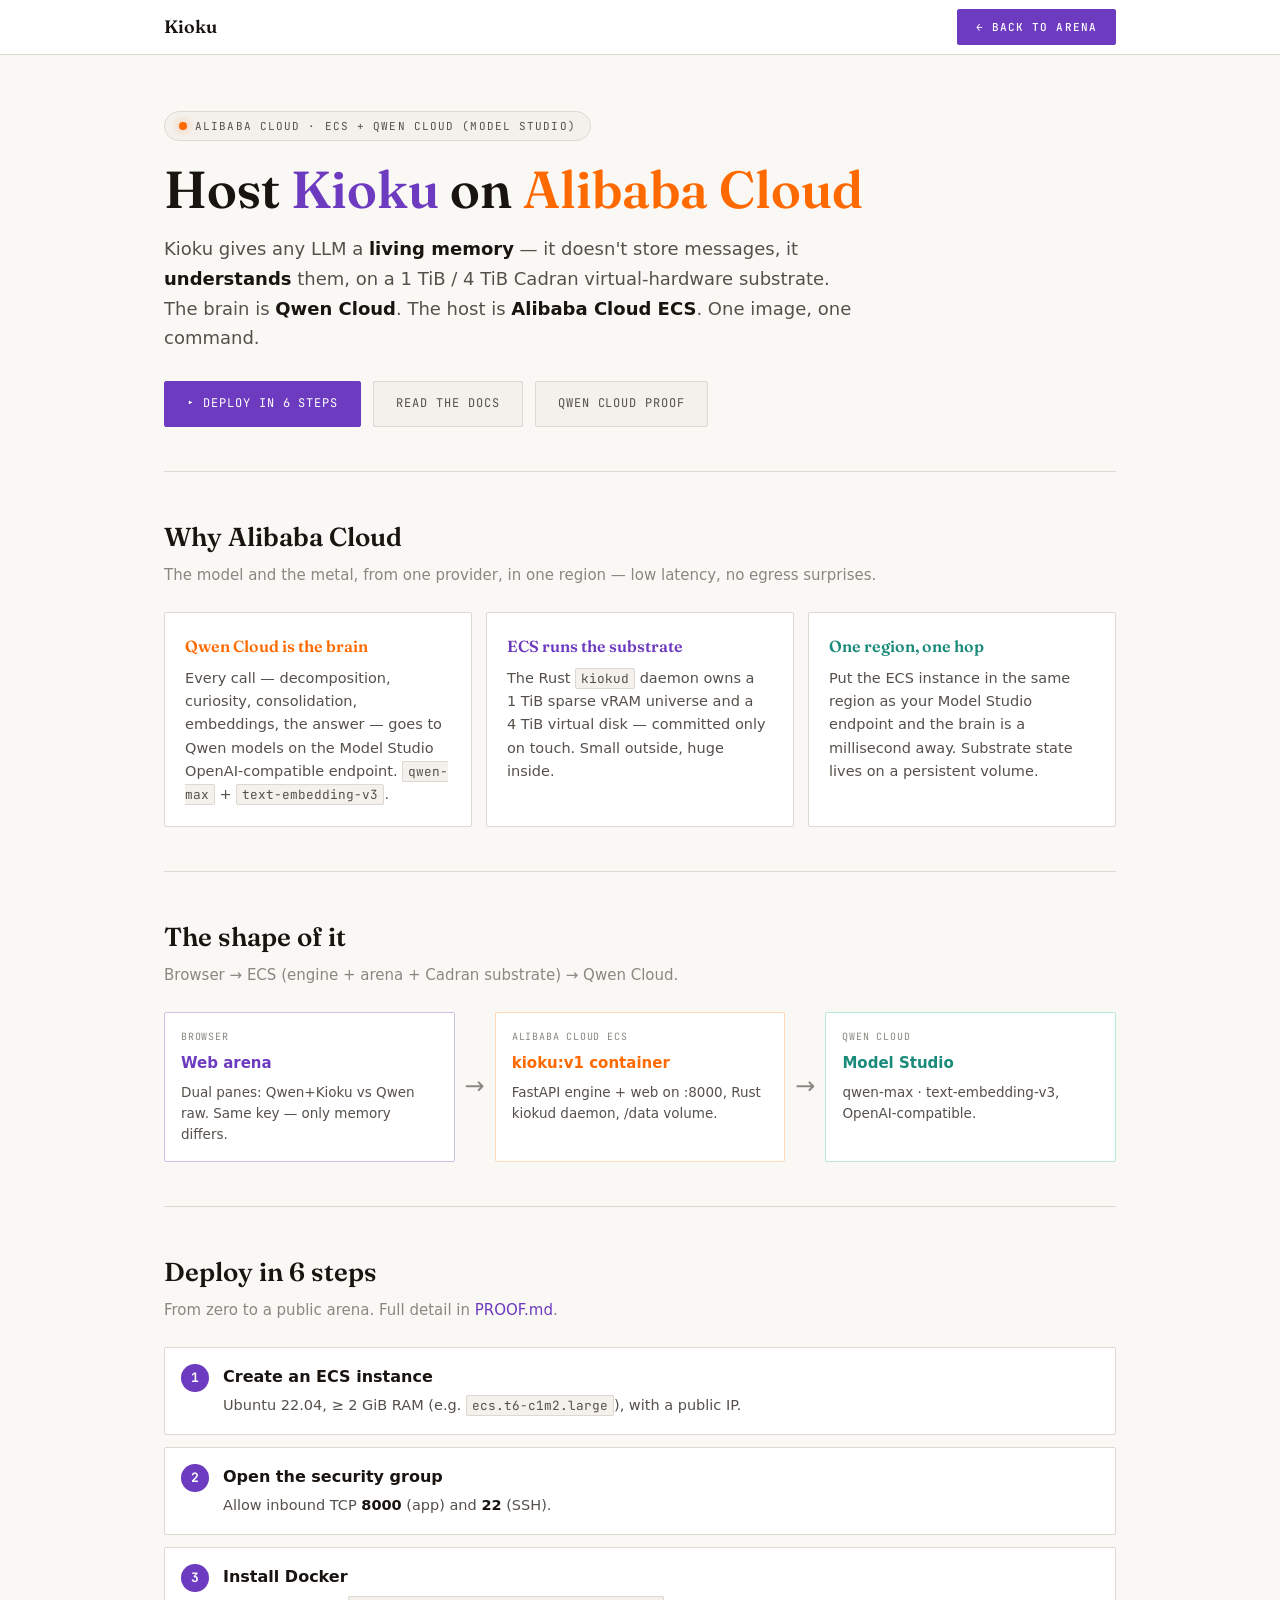
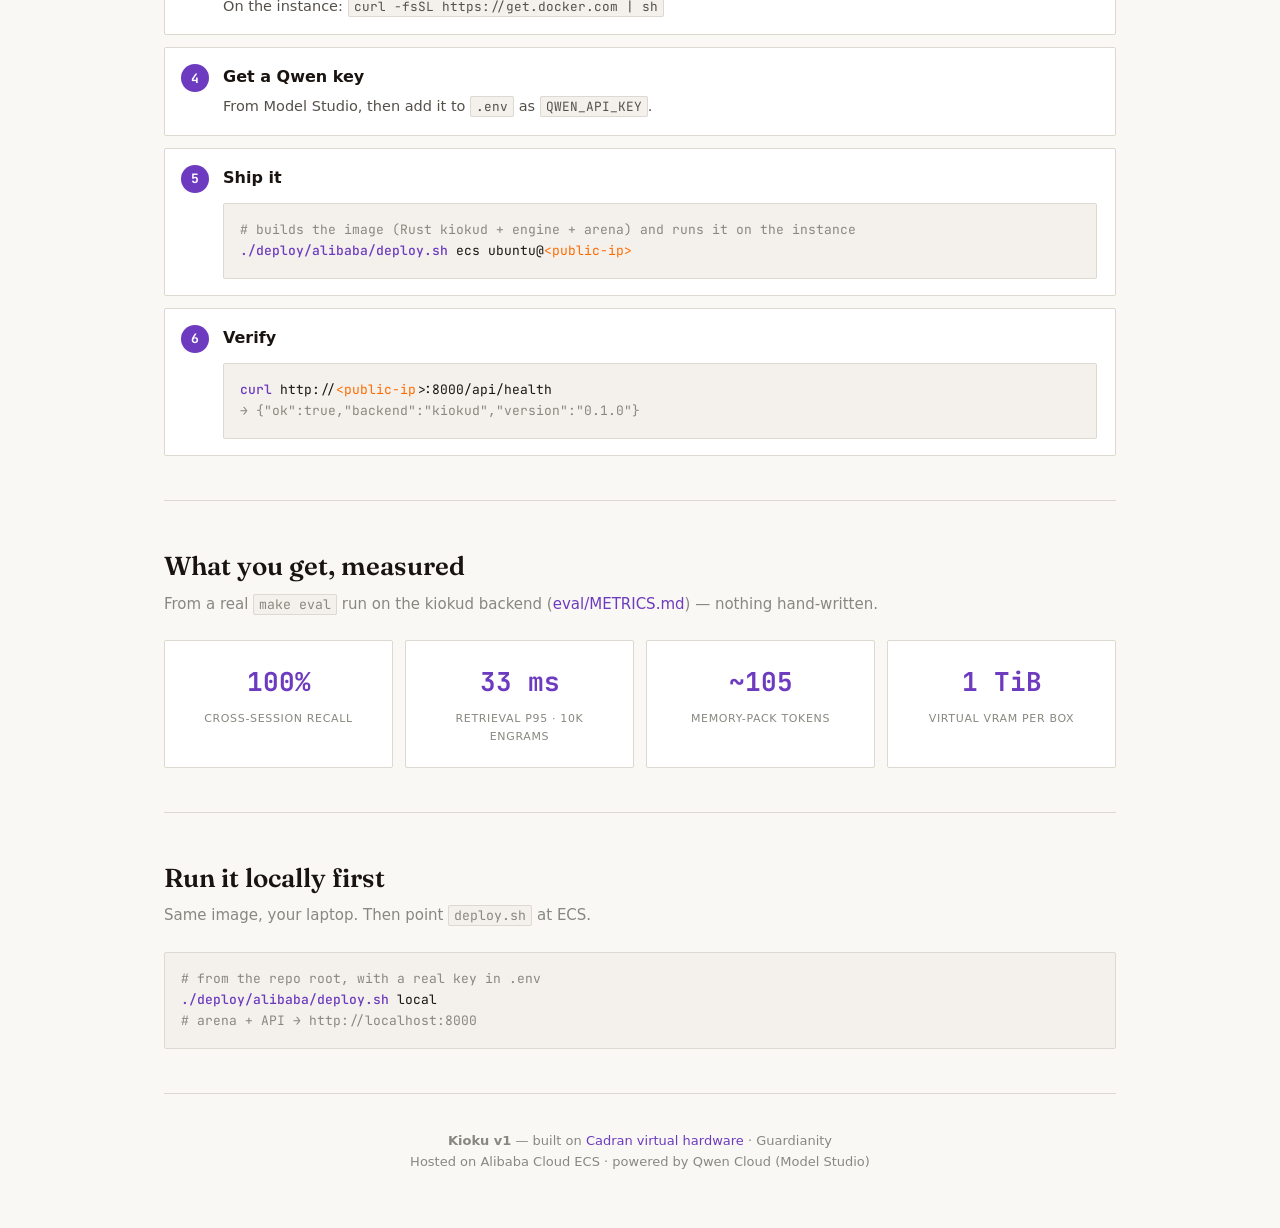
<file: deploy/alibaba/index.html>
<!doctype html>
<html lang="en">
<head>
<meta charset="utf-8" />
<meta name="viewport" content="width=device-width, initial-scale=1" />
<title>Host Kioku on Alibaba Cloud</title>
<meta name="description" content="Run Kioku — a living memory for any LLM — on Alibaba Cloud ECS, with Qwen Cloud (Model Studio) as the brain. One image, one command." />
<link rel="icon" type="image/svg+xml" href="favicon.svg" />
<link rel="preconnect" href="https://fonts.googleapis.com" />
<link rel="preconnect" href="https://fonts.gstatic.com" crossorigin />
<link href="https://fonts.googleapis.com/css2?family=Fraunces:opsz,wght@9..144,400;9..144,600&family=JetBrains+Mono:wght@400;500&display=swap" rel="stylesheet" />
<style>
  :root {
    --bg:      #faf8f5;
    --bg1:     #ffffff;
    --bg2:     #f4f1ec;
    --line:    #e2dcd4;
    --border:  #ddd8d0;
    --ink:     #1a1410;
    --dim:     #55504a;
    --faint:   #888880;
    --accent:  #6d3bbf;
    --accent2: #572fa0;
    --violet:  #8b5fe0;
    --teal:    #1a8a7a;
    --green:   #2e7d4f;
    --ali:     #ff6a00;
    --red:     #b83030;
    --mono:    'JetBrains Mono', ui-monospace, "SF Mono", Menlo, Consolas, monospace;
    --sans:    ui-sans-serif, system-ui, -apple-system, "Segoe UI", Roboto, sans-serif;
    --serif:   'Fraunces', Georgia, serif;
    --radius:  2px;
  }
  * { box-sizing: border-box; }
  body {
    margin: 0; background: var(--bg); color: var(--ink);
    font-family: var(--sans); font-size: 16px; line-height: 1.65;
    -webkit-font-smoothing: antialiased;
  }
  a { color: var(--accent); text-decoration: none; }
  a:hover { color: var(--accent2); text-decoration: underline; }
  code {
    font-family: var(--mono); font-size: 0.88em;
    background: var(--bg2); border: 1px solid var(--border);
    border-radius: 2px; padding: 1px 5px;
  }
  .wrap { max-width: 1000px; margin: 0 auto; padding: 0 24px; }

  /* ---- nav ---- */
  nav {
    border-bottom: 1px solid var(--border); background: var(--bg1);
    position: sticky; top: 0; z-index: 20;
  }
  .nav-inner {
    max-width: 1000px; margin: 0 auto; padding: 0 24px;
    display: flex; align-items: center; gap: 16px; height: 54px;
  }
  .nav-brand {
    font-family: var(--serif); font-size: 18px; font-weight: 600; color: var(--ink);
    display: flex; align-items: center; gap: 8px; text-decoration: none;
  }
  .nav-brand .kanji { color: var(--accent); font-size: 22px; }
  .nav-back {
    margin-left: auto; display: inline-flex; align-items: center; gap: 6px;
    font-family: var(--mono); font-size: 11px; text-transform: uppercase; letter-spacing: 0.1em;
    color: #fff; border: 1px solid var(--accent); border-radius: var(--radius);
    padding: 8px 18px; background: var(--accent); text-decoration: none;
    transition: background .15s, border-color .15s;
    font-weight: 500;
  }
  .nav-back:hover { background: var(--accent2); border-color: var(--accent2); text-decoration: none; }

  /* ---- header ---- */
  header { padding: 56px 0 36px; border-bottom: 1px solid var(--border); }
  .eyebrow {
    display: inline-flex; align-items: center; gap: 8px;
    font-family: var(--mono); font-size: 11px; text-transform: uppercase; letter-spacing: 0.1em;
    color: var(--dim); background: var(--bg2); border: 1px solid var(--border);
    border-radius: 999px; padding: 5px 14px; margin-bottom: 20px;
  }
  .eyebrow .blip {
    width: 8px; height: 8px; border-radius: 50%; background: var(--ali);
    box-shadow: 0 0 8px #ff6a0080;
  }
  h1 {
    font-family: var(--serif); font-size: clamp(32px, 5vw, 52px);
    line-height: 1.1; margin: 0 0 16px; font-weight: 600;
  }
  h1 .ali-name { color: var(--accent); }
  h1 .ali { color: var(--ali); }
  .lede { font-size: 18px; color: var(--dim); max-width: 700px; margin: 0 0 28px; }
  .lede b { color: var(--ink); }
  .cta { display: flex; gap: 12px; flex-wrap: wrap; margin-bottom: 8px; }
  .btn {
    min-height: 46px; padding: 0 22px; border-radius: var(--radius);
    border: 1px solid var(--border); background: var(--bg2);
    color: var(--dim); font-family: var(--mono); font-size: 12px;
    letter-spacing: 0.08em; text-transform: uppercase;
    display: inline-flex; align-items: center; gap: 8px; text-decoration: none;
    transition: border-color .15s, color .15s;
  }
  .btn:hover { border-color: var(--accent); color: var(--accent); text-decoration: none; }
  .btn.primary {
    background: var(--accent); border-color: var(--accent); color: #fff;
  }
  .btn.primary:hover { background: var(--accent2); border-color: var(--accent2); color: #fff; }

  /* ---- sections ---- */
  section { padding: 44px 0; border-bottom: 1px solid var(--border); }
  h2 {
    font-family: var(--serif); font-size: 26px; margin: 0 0 4px;
    font-weight: 600; color: var(--ink);
  }
  .sub { color: var(--faint); margin: 0 0 24px; font-size: 15px; }

  /* ---- feature grid ---- */
  .grid { display: grid; grid-template-columns: repeat(3, 1fr); gap: 14px; }
  .card {
    background: var(--bg1); border: 1px solid var(--border);
    border-radius: var(--radius); padding: 20px;
  }
  .card h3 { margin: 0 0 8px; font-size: 16px; font-family: var(--serif); font-weight: 600; }
  .card.ali h3 { color: var(--ali); }
  .card.purple h3 { color: var(--accent); }
  .card.teal h3 { color: var(--teal); }
  .card p { margin: 0; color: var(--dim); font-size: 14.5px; line-height: 1.6; }

  /* ---- architecture flow ---- */
  .flow { display: flex; align-items: stretch; gap: 10px; flex-wrap: wrap; }
  .node {
    flex: 1; min-width: 160px;
    background: var(--bg1); border: 1px solid var(--border);
    border-radius: var(--radius); padding: 16px;
  }
  .node .k {
    font-family: var(--mono); font-size: 10px; color: var(--faint);
    text-transform: uppercase; letter-spacing: 0.08em; margin-bottom: 6px;
  }
  .node .v { font-weight: 600; font-size: 15px; margin-bottom: 6px; }
  .node .d { color: var(--dim); font-size: 13.5px; line-height: 1.55; }
  .node.brain { border-color: #b8e8d8; }
  .node.brain .v { color: var(--teal); }
  .node.host { border-color: #ffd8b8; }
  .node.host .v { color: var(--ali); }
  .node.browser { border-color: #ccc0e8; }
  .node.browser .v { color: var(--accent); }
  .arrow { align-self: center; color: var(--faint); font-size: 24px; }

  /* ---- deploy steps ---- */
  ol.steps { counter-reset: s; list-style: none; padding: 0; margin: 0; display: flex; flex-direction: column; gap: 12px; }
  ol.steps li {
    counter-increment: s;
    background: var(--bg1); border: 1px solid var(--border);
    border-radius: var(--radius); padding: 16px 18px 16px 58px; position: relative;
  }
  ol.steps li::before {
    content: counter(s);
    position: absolute; left: 16px; top: 16px;
    width: 28px; height: 28px; border-radius: 50%;
    background: var(--accent); color: #fff;
    font-family: var(--mono); font-weight: 700; font-size: 13px;
    display: grid; place-items: center;
  }
  ol.steps li b { color: var(--ink); }
  ol.steps li p { margin: 4px 0 0; color: var(--dim); font-size: 14.5px; }

  /* ---- code blocks ---- */
  pre {
    background: var(--bg2); border: 1px solid var(--border);
    border-radius: var(--radius); padding: 16px; overflow: auto;
    font-family: var(--mono); font-size: 13px; color: var(--ink);
    margin: 12px 0 0; line-height: 1.6;
  }
  pre .c { color: var(--faint); }
  pre .o { color: var(--accent); font-weight: 500; }
  pre .a { color: var(--ali); }

  /* ---- metrics ---- */
  .metrics { display: grid; grid-template-columns: repeat(4, 1fr); gap: 12px; }
  .metric {
    background: var(--bg1); border: 1px solid var(--border);
    border-radius: var(--radius); padding: 20px; text-align: center;
  }
  .metric .n {
    font-family: var(--mono); font-size: 26px; font-weight: 700; color: var(--accent);
  }
  .metric .l {
    font-size: 11px; color: var(--faint); text-transform: uppercase;
    letter-spacing: 0.06em; margin-top: 6px;
  }

  /* ---- footer ---- */
  footer { padding: 36px 0 56px; color: var(--faint); font-size: 13px; text-align: center; }
  footer .gold { color: var(--accent); }

  @media(max-width: 760px) {
    .grid, .metrics { grid-template-columns: 1fr 1fr; }
    .arrow { transform: rotate(90deg); }
  }
  @media(max-width: 480px) {
    .grid, .metrics { grid-template-columns: 1fr; }
    h1 { font-size: 28px; }
    .lede { font-size: 16px; }
  }
</style>
</head>
<body>

<nav>
  <div class="nav-inner">
    <a class="nav-brand" href="/">
      <span>Kioku</span>
    </a>
    <a class="nav-back" href="/">← Back to arena</a>
  </div>
</nav>

<div class="wrap">
  <header>
    <span class="eyebrow"><span class="blip"></span> Alibaba Cloud · ECS + Qwen Cloud (Model Studio)</span>
    <h1>Host <span class="ali-name">Kioku</span> on <span class="ali">Alibaba&nbsp;Cloud</span></h1>
    <p class="lede">Kioku gives any LLM a <b>living memory</b> — it doesn't store messages, it
      <b>understands</b> them, on a 1&nbsp;TiB&nbsp;/&nbsp;4&nbsp;TiB Cadran virtual-hardware substrate.
      The brain is <b>Qwen Cloud</b>. The host is <b>Alibaba Cloud ECS</b>. One image, one command.</p>
    <div class="cta">
      <a class="btn primary" href="#deploy">▸ Deploy in 6 steps</a>
      <a class="btn" href="../../README.md">Read the docs</a>
      <a class="btn" href="PROOF.md">Qwen Cloud proof</a>
    </div>
  </header>

  <section>
    <h2>Why Alibaba Cloud</h2>
    <p class="sub">The model and the metal, from one provider, in one region — low latency, no egress surprises.</p>
    <div class="grid">
      <div class="card ali">
        <h3>Qwen Cloud is the brain</h3>
        <p>Every call — decomposition, curiosity, consolidation, embeddings, the answer — goes to Qwen models on the Model Studio OpenAI-compatible endpoint. <code>qwen-max</code> + <code>text-embedding-v3</code>.</p>
      </div>
      <div class="card purple">
        <h3>ECS runs the substrate</h3>
        <p>The Rust <code>kiokud</code> daemon owns a 1&nbsp;TiB sparse vRAM universe and a 4&nbsp;TiB virtual disk — committed only on touch. Small outside, huge inside.</p>
      </div>
      <div class="card teal">
        <h3>One region, one hop</h3>
        <p>Put the ECS instance in the same region as your Model Studio endpoint and the brain is a millisecond away. Substrate state lives on a persistent volume.</p>
      </div>
    </div>
  </section>

  <section>
    <h2>The shape of it</h2>
    <p class="sub">Browser → ECS (engine + arena + Cadran substrate) → Qwen Cloud.</p>
    <div class="flow">
      <div class="node browser">
        <div class="k">Browser</div>
        <div class="v">Web arena</div>
        <div class="d">Dual panes: Qwen+Kioku vs Qwen raw. Same key — only memory differs.</div>
      </div>
      <div class="arrow">→</div>
      <div class="node host">
        <div class="k">Alibaba Cloud ECS</div>
        <div class="v">kioku:v1 container</div>
        <div class="d">FastAPI engine + web on :8000, Rust kiokud daemon, /data volume.</div>
      </div>
      <div class="arrow">→</div>
      <div class="node brain">
        <div class="k">Qwen Cloud</div>
        <div class="v">Model Studio</div>
        <div class="d">qwen-max · text-embedding-v3, OpenAI-compatible.</div>
      </div>
    </div>
  </section>

  <section id="deploy">
    <h2>Deploy in 6 steps</h2>
    <p class="sub">From zero to a public arena. Full detail in <a href="PROOF.md">PROOF.md</a>.</p>
    <ol class="steps">
      <li>
        <b>Create an ECS instance</b>
        <p>Ubuntu 22.04, ≥ 2&nbsp;GiB RAM (e.g. <code>ecs.t6-c1m2.large</code>), with a public IP.</p>
      </li>
      <li>
        <b>Open the security group</b>
        <p>Allow inbound TCP <b>8000</b> (app) and <b>22</b> (SSH).</p>
      </li>
      <li>
        <b>Install Docker</b>
        <p>On the instance: <code>curl -fsSL https://get.docker.com | sh</code></p>
      </li>
      <li>
        <b>Get a Qwen key</b>
        <p>From Model Studio, then add it to <code>.env</code> as <code>QWEN_API_KEY</code>.</p>
      </li>
      <li>
        <b>Ship it</b>
        <pre><span class="c"># builds the image (Rust kiokud + engine + arena) and runs it on the instance</span>
<span class="o">./deploy/alibaba/deploy.sh</span> ecs ubuntu@<span class="a">&lt;public-ip&gt;</span></pre>
      </li>
      <li>
        <b>Verify</b>
        <pre><span class="o">curl</span> http://<span class="a">&lt;public-ip&gt;</span>:8000/api/health
<span class="c">→ {"ok":true,"backend":"kiokud","version":"0.1.0"}</span></pre>
      </li>
    </ol>
  </section>

  <section>
    <h2>What you get, measured</h2>
    <p class="sub">From a real <code>make eval</code> run on the kiokud backend (<a href="../../eval/METRICS.md">eval/METRICS.md</a>) — nothing hand-written.</p>
    <div class="metrics">
      <div class="metric"><div class="n">100%</div><div class="l">cross-session recall</div></div>
      <div class="metric"><div class="n">33 ms</div><div class="l">retrieval p95 · 10k engrams</div></div>
      <div class="metric"><div class="n">~105</div><div class="l">memory-pack tokens</div></div>
      <div class="metric"><div class="n">1 TiB</div><div class="l">virtual vRAM per box</div></div>
    </div>
  </section>

  <section>
    <h2>Run it locally first</h2>
    <p class="sub">Same image, your laptop. Then point <code>deploy.sh</code> at ECS.</p>
    <pre><span class="c"># from the repo root, with a real key in .env</span>
<span class="o">./deploy/alibaba/deploy.sh</span> local
<span class="c"># arena + API → http://localhost:8000</span></pre>
  </section>

  <footer>
    <strong>Kioku v1</strong> — built on <span class="gold">Cadran virtual hardware</span> · Guardianity<br />
    Hosted on Alibaba Cloud ECS · powered by Qwen Cloud (Model Studio)
  </footer>
</div>
</body>
</html>
</file>
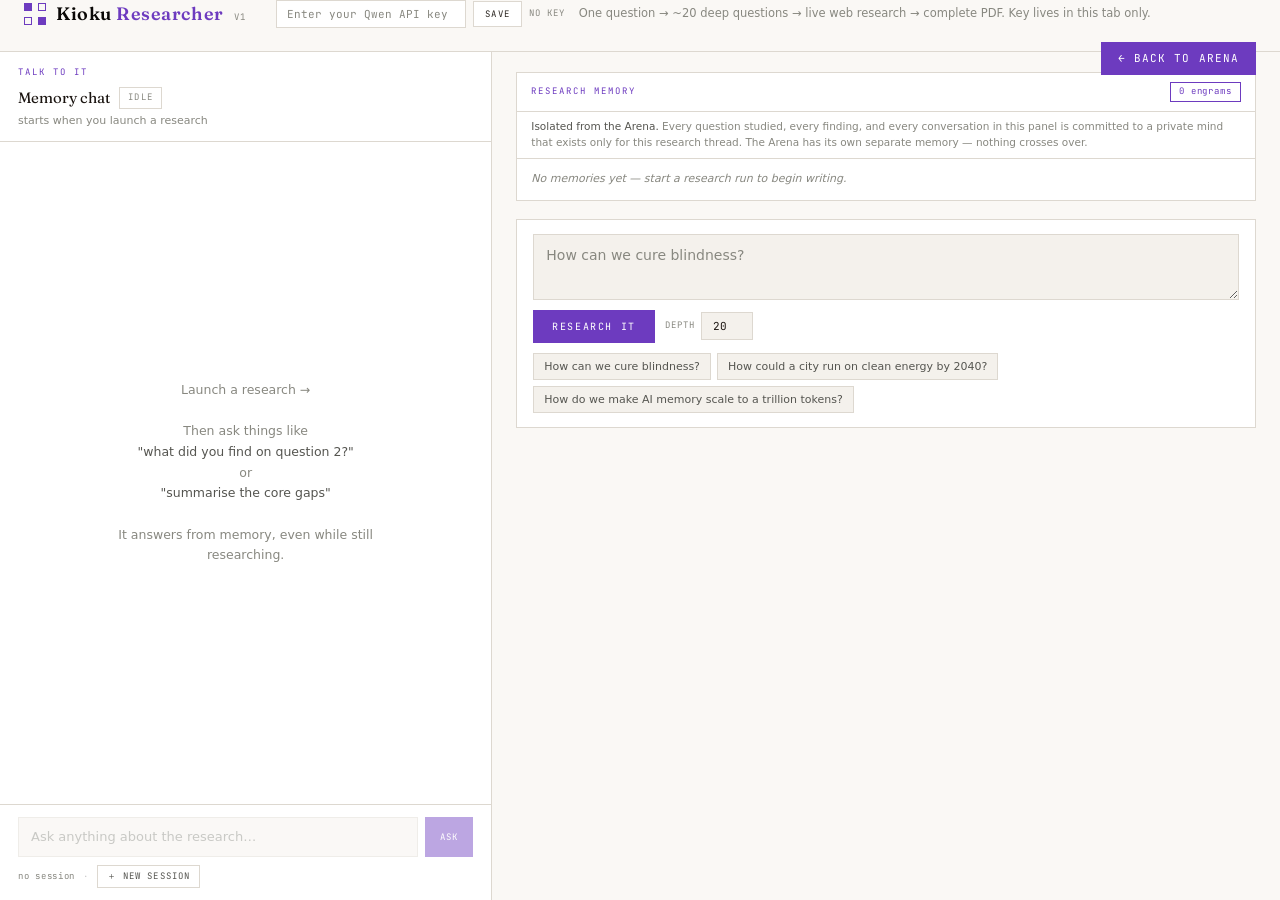
<file: web/research.html>
<!doctype html>
<html lang="en">
<head>
  <meta charset="utf-8" />
  <meta name="viewport" content="width=device-width, initial-scale=1, viewport-fit=cover" />
  <title>Kioku Researcher</title>
  <meta name="description" content="One question → ~20 deep questions → live web research → one complete report. It remembers every step, across sessions." />
  <link rel="icon" type="image/svg+xml" href="favicon.svg" />
  <link rel="preconnect" href="https://fonts.googleapis.com" />
  <link rel="preconnect" href="https://fonts.gstatic.com" crossorigin />
  <link href="https://fonts.googleapis.com/css2?family=Fraunces:ital,opsz,wght@0,9..144,300;0,9..144,400;0,9..144,600;1,9..144,300&family=JetBrains+Mono:wght@400;500&display=swap" rel="stylesheet" />
  <style>
    /* ── nexus-b2b tokens — light by default ─────────────────────── */
    :root {
      --bg:      #faf8f5;
      --raised:  #ffffff;
      --panel:   #f4f1ec;
      --line:    #ebebeb;
      --border:  #ddd8d0;
      --strong:  #cccccc;
      --subtle:  #888880;
      --muted:   #555550;
      --fg:      #2a2520;
      --bright:  #1a1410;
      --white:   #0a0806;
      --accent:  #6d3bbf;
      --accent2: #572fa0;
      --green:   #2e7d4f;
      --red:     #b83030;
      --violet:  #6d4bbf;
      --serif:   'Fraunces', Georgia, serif;
      --mono:    'JetBrains Mono', 'Courier New', monospace;
      --sans:    ui-sans-serif, system-ui, -apple-system, 'Segoe UI', sans-serif;
    }
    *, *::before, *::after { box-sizing: border-box; margin: 0; padding: 0; }
    html, body { height: 100%; }
    body {
      background: var(--bg);
      color: var(--fg);
      font-family: var(--sans);
      font-size: 14px;
      line-height: 1.55;
      -webkit-font-smoothing: antialiased;
    }
    a { color: var(--accent); text-decoration: none; }
    a:hover { color: var(--bright); }
    button { font-family: inherit; cursor: pointer; border: none; background: none; }

    /* ── topbar ───────────────────────────────────────────────────── */
    .top {
      display: flex;
      align-items: center;
      gap: 14px;
      flex-wrap: wrap;
      padding: 0 24px;
      height: 52px;
      border-bottom: 1px solid var(--border);
      position: sticky; top: 0; z-index: 30;
      background: var(--bg);
    }
    .logo {
      display: flex; align-items: center; gap: 10px; flex-shrink: 0;
    }
    .logo-mark {
      width: 22px; height: 22px; position: relative; flex-shrink: 0;
    }
    .logo-mark span {
      position: absolute; width: 8px; height: 8px;
    }
    .logo-mark span:nth-child(1) { background: var(--accent); top: 0; left: 0; }
    .logo-mark span:nth-child(2) { border: 1px solid var(--accent); top: 0; right: 0; }
    .logo-mark span:nth-child(3) { border: 1px solid var(--accent); bottom: 0; left: 0; }
    .logo-mark span:nth-child(4) { background: var(--accent); bottom: 0; right: 0; }
    .logo-text {
      font-family: var(--serif); font-size: 18px; font-weight: 600;
      color: var(--white); letter-spacing: 0.03em;
    }
    .logo-text em { color: var(--accent); font-style: normal; }
    .logo-ver {
      font-family: var(--mono); font-size: 9px; letter-spacing: 0.14em;
      color: var(--subtle); text-transform: uppercase; align-self: flex-end; margin-bottom: 3px;
    }

    .top-key {
      display: flex; align-items: center; gap: 7px; margin-left: 16px;
    }
    .top-key input {
      background: var(--raised); color: var(--bright);
      border: 1px solid var(--border);
      font-family: var(--mono); font-size: 11px;
      padding: 6px 10px; width: 190px;
      outline: none;
    }
    .top-key input:focus { border-color: var(--accent); }
    .top-key input::placeholder { color: var(--subtle); }
    .btn-xs {
      font-family: var(--mono); font-size: 9px; letter-spacing: 0.14em;
      text-transform: uppercase; padding: 6px 11px;
      background: var(--raised); border: 1px solid var(--border);
      color: var(--fg);
    }
    .btn-xs:hover { border-color: var(--accent); color: var(--bright); }
    .keystate {
      font-family: var(--mono); font-size: 9px; letter-spacing: 0.1em;
      text-transform: uppercase; color: var(--subtle); white-space: nowrap;
    }
    .keystate.set { color: var(--green); }

    .top-desc {
      font-size: 11.5px; color: var(--subtle);
      display: none;
    }
    @media (min-width: 1100px) { .top-desc { display: block; } }

    .top-nav {
      margin-left: auto; flex-shrink: 0;
      display: inline-flex; align-items: center; gap: 6px;
      font-family: var(--mono); font-size: 11px; letter-spacing: 0.1em;
      text-transform: uppercase; color: #fff;
      background: var(--accent); border: 1px solid var(--accent);
      padding: 7px 16px; text-decoration: none;
      transition: background .15s;
    }
    .top-nav:hover { background: var(--accent2); border-color: var(--accent2); color: #fff; }

    /* ── main split ───────────────────────────────────────────────── */
    .split {
      display: grid;
      grid-template-columns: 1fr 1.6fr;
      height: calc(100vh - 52px);
    }
    @media (max-width: 900px) {
      .split { grid-template-columns: 1fr; height: auto; }
    }

    /* ── LEFT: chat ───────────────────────────────────────────────── */
    .col-chat {
      display: flex; flex-direction: column;
      border-right: 1px solid var(--border);
      background: var(--raised);
      overflow: hidden;
    }
    .chat-header {
      padding: 14px 18px 12px;
      border-bottom: 1px solid var(--border);
      flex-shrink: 0;
    }
    .section-label {
      font-family: var(--mono); font-size: 9px; letter-spacing: 0.22em;
      text-transform: uppercase; color: var(--accent); margin-bottom: 6px;
    }
    .chat-title-row {
      display: flex; align-items: center; gap: 9px; flex-wrap: wrap;
    }
    .chat-title {
      font-family: var(--serif); font-size: 15px; font-weight: 400; color: var(--bright);
    }
    .status-chip {
      font-family: var(--mono); font-size: 9px; letter-spacing: 0.14em;
      text-transform: uppercase; padding: 3px 8px;
      border: 1px solid var(--border); color: var(--subtle);
    }
    .status-chip.live { background: var(--accent); color: #fff; border-color: var(--accent); }
    .status-chip.done { color: var(--green); border-color: var(--green); }
    .chat-sub { font-size: 11px; color: var(--subtle); margin-top: 3px; }

    .chatlog {
      flex: 1; overflow-y: auto;
      padding: 14px 18px;
      display: flex; flex-direction: column; gap: 10px;
      scrollbar-width: thin; scrollbar-color: var(--strong) transparent;
    }
    .chatlog::-webkit-scrollbar { width: 4px; }
    .chatlog::-webkit-scrollbar-thumb { background: var(--strong); }

    .chat-empty {
      margin: auto; text-align: center;
      color: var(--subtle); font-size: 12.5px; max-width: 260px; line-height: 1.65;
    }
    .chat-empty em { color: var(--muted); font-style: normal; }

    .msg { max-width: 96%; }
    .msg.you { align-self: flex-end; }
    .msg.you .b {
      background: var(--accent); color: #fff;
      padding: 8px 12px; font-size: 13px; display: inline-block;
      border: 1px solid var(--accent);
    }
    .msg.ai .b {
      background: var(--panel); color: var(--bright);
      border: 1px solid var(--border);
      padding: 10px 13px; font-size: 13px; white-space: pre-wrap; display: block;
    }
    .msg .recall {
      font-family: var(--mono); font-size: 9px; letter-spacing: 0.08em;
      color: var(--subtle); margin-top: 5px;
    }
    .msg .recall.miss { color: var(--accent); }

    .chat-footer {
      padding: 12px 18px;
      border-top: 1px solid var(--border);
      flex-shrink: 0;
    }
    .frow { display: flex; gap: 7px; margin-bottom: 8px; }
    .frow input {
      flex: 1; background: var(--panel); color: var(--bright);
      border: 1px solid var(--border);
      padding: 9px 12px; font: inherit; font-size: 13px;
      outline: none;
    }
    .frow input:focus { border-color: var(--accent); }
    .frow input:disabled { opacity: .45; }
    .frow input::placeholder { color: var(--subtle); }
    .btn-accent {
      font-family: var(--mono); font-size: 9px; letter-spacing: 0.14em;
      text-transform: uppercase; padding: 9px 14px;
      background: var(--accent); color: #fff; border: 1px solid var(--accent);
      flex-shrink: 0;
    }
    .btn-accent:hover { background: var(--accent2); border-color: var(--accent2); }
    .btn-accent:disabled { opacity: .45; cursor: not-allowed; }
    .sessionbar {
      display: flex; align-items: center; gap: 8px;
      font-family: var(--mono); font-size: 9px; letter-spacing: 0.08em;
      color: var(--subtle); flex-wrap: wrap;
    }
    .sessionbar .sep { color: var(--strong); }
    .btn-ghost {
      font-family: var(--mono); font-size: 9px; letter-spacing: 0.12em;
      text-transform: uppercase; padding: 4px 9px;
      background: transparent; border: 1px solid var(--border); color: var(--muted);
    }
    .btn-ghost:hover { border-color: var(--accent); color: var(--accent); }

    /* ── RIGHT: research ──────────────────────────────────────────── */
    .col-research {
      overflow-y: auto;
      padding: 20px 24px 32px;
      scrollbar-width: thin; scrollbar-color: var(--strong) transparent;
    }
    .col-research::-webkit-scrollbar { width: 4px; }
    .col-research::-webkit-scrollbar-thumb { background: var(--strong); }

    /* ── memory panel ─────────────────────────────────────────────── */
    .mem-panel {
      border: 1px solid var(--border);
      background: var(--raised);
      margin-bottom: 18px;
    }
    .mem-head {
      display: flex; align-items: center; gap: 10px;
      padding: 9px 14px;
      border-bottom: 1px solid var(--border);
    }
    .mem-label {
      font-family: var(--mono); font-size: 9px; letter-spacing: 0.22em;
      text-transform: uppercase; color: var(--accent); flex: 1;
    }
    .mem-count {
      font-family: var(--mono); font-size: 9px; letter-spacing: 0.1em;
      padding: 2px 8px; border: 1px solid var(--accent); color: var(--accent);
      transition: background 0.3s, color 0.3s;
    }
    .mem-count.writing {
      background: var(--accent); color: #fff;
    }
    .mem-note {
      padding: 7px 14px 8px;
      font-size: 10.5px; color: var(--subtle); line-height: 1.5;
      border-bottom: 1px solid var(--border);
    }
    .mem-note strong { color: var(--muted); font-weight: 500; }
    .mem-feed {
      padding: 8px 14px 10px;
      max-height: 138px; overflow-y: auto;
      display: flex; flex-direction: column; gap: 5px;
      scrollbar-width: thin; scrollbar-color: var(--strong) transparent;
    }
    .mem-feed::-webkit-scrollbar { width: 3px; }
    .mem-feed::-webkit-scrollbar-thumb { background: var(--strong); }
    .mem-row {
      display: flex; align-items: flex-start; gap: 7px;
    }
    .mem-dot {
      width: 5px; height: 5px; flex-shrink: 0;
      background: var(--accent); margin-top: 5px;
    }
    .mem-dot.new { animation: memwrite 0.9s ease-out forwards; }
    .mem-text {
      font-size: 11px; color: var(--muted); line-height: 1.45;
      flex: 1; overflow: hidden;
      white-space: nowrap; text-overflow: ellipsis;
    }
    .mem-empty {
      font-size: 11px; color: var(--subtle); font-style: italic; padding: 3px 0;
    }
    @keyframes memwrite {
      0%   { transform: scale(3); background: #fff; }
      40%  { background: var(--accent); }
      100% { transform: scale(1); background: var(--accent); }
    }

    /* topic input box */
    .ask-box {
      border: 1px solid var(--border);
      background: var(--raised);
      padding: 14px 16px;
      margin-bottom: 18px;
    }
    .ask-box textarea {
      width: 100%; min-height: 60px; resize: vertical;
      background: var(--panel); color: var(--bright);
      border: 1px solid var(--border);
      padding: 10px 12px; font: inherit; font-size: 14px;
      outline: none; display: block;
    }
    .ask-box textarea:focus { border-color: var(--accent); }
    .ask-box textarea::placeholder { color: var(--subtle); }

    .askrow {
      display: flex; align-items: center; gap: 10px; margin-top: 10px; flex-wrap: wrap;
    }
    .btn-research {
      font-family: var(--mono); font-size: 10px; letter-spacing: 0.16em;
      text-transform: uppercase; padding: 9px 18px;
      background: var(--accent); color: #fff; border: 1px solid var(--accent);
    }
    .btn-research:hover:not(:disabled) { background: var(--accent2); border-color: var(--accent2); }
    .btn-research:disabled { opacity: .45; cursor: not-allowed; }
    .depth-row {
      display: flex; align-items: center; gap: 6px;
      font-family: var(--mono); font-size: 9px; letter-spacing: 0.12em;
      text-transform: uppercase; color: var(--subtle);
    }
    .depth-row input[type=number] {
      width: 52px; background: var(--panel); color: var(--bright);
      border: 1px solid var(--border);
      padding: 6px 8px; font-family: var(--mono); font-size: 11px; text-align: center;
      outline: none;
    }
    .depth-row input[type=number]:focus { border-color: var(--accent); }
    .hint { font-size: 10.5px; color: var(--subtle); }

    .examples { display: flex; gap: 6px; flex-wrap: wrap; margin-top: 10px; }
    .chip {
      font-size: 11px; color: var(--muted);
      border: 1px solid var(--border); background: var(--panel);
      padding: 4px 10px; cursor: pointer;
    }
    .chip:hover { border-color: var(--accent); color: var(--bright); }

    /* phase bar */
    .phasebar {
      display: none; gap: 0; margin-bottom: 16px;
      border: 1px solid var(--border);
    }
    .phasebar.show { display: flex; }
    .phase {
      flex: 1; text-align: center;
      font-family: var(--mono); font-size: 9px; letter-spacing: 0.14em;
      text-transform: uppercase; padding: 7px 4px;
      color: var(--subtle); border-right: 1px solid var(--border);
    }
    .phase:last-child { border-right: none; }
    .phase.on { background: var(--accent); color: #fff; }
    .phase.done { color: var(--green); }

    .meta {
      font-size: 12px; color: var(--muted); margin-bottom: 12px; min-height: 16px;
      font-family: var(--mono);
    }
    .meta b { color: var(--bright); }
    .err { color: var(--red); font-size: 12.5px; margin-top: 8px; }

    /* ── collapsible section ─────────────────────────────────────── */
    .c-section { margin-bottom: 14px; border: 1px solid var(--border); }
    .c-toggle {
      display: flex; align-items: center; gap: 10px;
      width: 100%; padding: 10px 14px; background: var(--raised);
      border: none; cursor: pointer; text-align: left;
    }
    .c-toggle:hover { background: var(--panel); }
    .c-label {
      font-family: var(--mono); font-size: 9px; letter-spacing: 0.2em;
      text-transform: uppercase; color: var(--muted); flex: 1;
    }
    .c-badge {
      font-family: var(--mono); font-size: 9px; letter-spacing: 0.08em;
      color: var(--accent); background: transparent;
      border: 1px solid var(--accent); padding: 1px 6px;
    }
    .c-arrow {
      font-family: var(--mono); font-size: 10px; color: var(--subtle);
      transition: transform 0.18s;
    }
    .c-body { display: none; border-top: 1px solid var(--border); }
    .c-body.open { display: block; }
    .c-arrow.open { transform: rotate(90deg); }

    /* question cards */
    .qgrid { display: grid; gap: 0; }
    .qcard {
      border-bottom: 1px solid var(--border);
      background: var(--bg);
    }
    .qcard:last-child { border-bottom: none; }
    .qhead {
      display: flex; align-items: flex-start; gap: 10px;
      padding: 10px 14px; cursor: pointer;
    }
    .qhead:hover { background: var(--raised); }
    .qnum {
      font-family: var(--mono); font-size: 9px; letter-spacing: 0.12em;
      color: var(--accent); min-width: 28px; padding-top: 1px; flex-shrink: 0;
    }
    .qtext { flex: 1; font-size: 13px; color: var(--bright); }
    .qstate {
      font-family: var(--mono); font-size: 9px; letter-spacing: 0.08em;
      white-space: nowrap; align-self: center; padding-left: 6px;
    }
    .qstate.g { color: var(--green); }
    .qstate.u { color: var(--violet); }
    .qbody {
      display: none; padding: 8px 14px 12px 52px;
      font-size: 12.5px; color: var(--muted);
      border-top: 1px solid var(--line); white-space: pre-wrap;
    }
    .qbody.open { display: block; }
    .qbody .src {
      display: block; font-family: var(--mono); font-size: 10px;
      color: var(--green); margin-top: 5px; word-break: break-all;
    }
    .qcard.studying .qhead { background: rgba(196,75,27,.07); }

    /* report section */
    .report-inner { padding: 14px 16px; }
    .reportbar {
      display: flex; align-items: center; gap: 10px; flex-wrap: wrap; margin-bottom: 14px;
    }
    .btn-pdf {
      font-family: var(--mono); font-size: 9px; letter-spacing: 0.14em;
      text-transform: uppercase; padding: 7px 14px;
      background: var(--panel); border: 1px solid var(--accent);
      color: var(--accent);
    }
    .btn-pdf:hover { background: var(--accent); color: #fff; }
    .report-body { font-size: 13.5px; color: var(--fg); }
    .report-body h1 { font-family: var(--serif); font-size: 20px; font-weight: 400; color: var(--white); margin: 0 0 8px; }
    .report-body h2 { font-family: var(--serif); font-size: 15px; font-weight: 400; color: var(--accent); margin: 20px 0 6px; border-bottom: 1px solid var(--border); padding-bottom: 5px; }
    .report-body h3 { font-family: var(--mono); font-size: 10px; letter-spacing: 0.14em; text-transform: uppercase; color: var(--muted); margin: 14px 0 5px; }
    .report-body p, .report-body li { line-height: 1.65; color: var(--fg); }
    .report-body ul { padding-left: 18px; margin: 4px 0; }
    .report-body code { font-family: var(--mono); font-size: 11px; background: var(--panel); padding: 1px 5px; border: 1px solid var(--border); }

    /* spinner */
    .spin {
      display: inline-block; width: 10px; height: 10px;
      border: 1.5px solid var(--accent); border-right-color: transparent;
      border-radius: 50%; animation: sp .65s linear infinite; vertical-align: -1px;
    }
    @keyframes sp { to { transform: rotate(360deg); } }

    /* new-session hint */
    .sess-hint {
      font-family: var(--mono); font-size: 9px; letter-spacing: 0.08em;
      color: var(--subtle); font-style: italic;
      padding: 5px 0; border-top: 1px solid var(--line); margin-top: 4px; text-align: center;
    }
  </style>
</head>
<body>

  <!-- topbar -->
  <header class="top">
    <div class="logo">
      <div class="logo-mark">
        <span></span><span></span><span></span><span></span>
      </div>
      <span class="logo-text">Kioku <em>Researcher</em></span>
      <span class="logo-ver">v1</span>
    </div>

    <div class="top-key">
      <input id="qwenKey" type="password" placeholder="Enter your Qwen API key" autocomplete="off" spellcheck="false" />
      <button class="btn-xs" id="saveKey">Save</button>
      <span class="keystate" id="keyState">no key</span>
    </div>

    <span class="top-desc">One question → ~20 deep questions → live web research → complete PDF. Key lives in this tab only.</span>
    <a class="top-nav" href="/">← Back to Arena</a>
  </header>

  <div class="split">

    <!-- LEFT: Talk to it -->
    <div class="col-chat">
      <div class="chat-header">
        <div class="section-label">Talk to it</div>
        <div class="chat-title-row">
          <span class="chat-title">Memory chat</span>
          <span class="status-chip" id="statuschip">idle</span>
        </div>
        <div class="chat-sub" id="chatsub">starts when you launch a research</div>
      </div>

      <div class="chatlog" id="chatlog">
        <div class="chat-empty" id="chatEmpty">
          Launch a research →<br><br>
          Then ask things like<br>
          <em>"what did you find on question 2?"</em><br>
          or<br>
          <em>"summarise the core gaps"</em><br><br>
          It answers from memory, even while still researching.
        </div>
      </div>

      <div class="chat-footer">
        <div class="frow">
          <input id="ask" placeholder="Ask anything about the research…" disabled />
          <button class="btn-accent" id="askBtn" disabled>Ask</button>
        </div>
        <div class="sessionbar">
          <span id="sessionLbl">no session</span>
          <span class="sep">·</span>
          <button class="btn-ghost" id="newSession">＋ new session</button>
        </div>
      </div>
    </div>

    <!-- RIGHT: the research -->
    <div class="col-research">

      <!-- memory panel -->
      <div class="mem-panel">
        <div class="mem-head">
          <span class="mem-label">Research memory</span>
          <span class="mem-count" id="memCount">0 engrams</span>
        </div>
        <div class="mem-note">
          <strong>Isolated from the Arena.</strong> Every question studied, every finding, and every conversation
          in this panel is committed to a private mind that exists only for this research thread.
          The Arena has its own separate memory — nothing crosses over.
        </div>
        <div class="mem-feed" id="memFeed">
          <div class="mem-empty">No memories yet — start a research run to begin writing.</div>
        </div>
      </div>

      <!-- topic input -->
      <div class="ask-box">
        <textarea id="topic" placeholder="How can we cure blindness?"></textarea>
        <div class="askrow">
          <button class="btn-research" id="goBtn">Research it</button>
          <div class="depth-row">
            depth <input type="number" id="numq" value="20" min="3" max="40" />
          </div>
          <span class="hint" id="provHint"></span>
        </div>
        <div class="examples" id="examples">
          <span class="chip">How can we cure blindness?</span>
          <span class="chip">How could a city run on clean energy by 2040?</span>
          <span class="chip">How do we make AI memory scale to a trillion tokens?</span>
        </div>
      </div>

      <!-- phase bar -->
      <div class="phasebar" id="phasebar">
        <span class="phase" data-phase="expanding">Expand</span>
        <span class="phase" data-phase="researching">Research</span>
        <span class="phase" data-phase="synthesizing">Synthesize</span>
        <span class="phase" data-phase="done">Report</span>
      </div>

      <div class="meta" id="meta"></div>
      <div class="err" id="err"></div>

      <!-- collapsible: questions -->
      <div class="c-section" id="questionsSection" style="display:none">
        <button class="c-toggle" id="questionsToggle">
          <span class="c-label">Questions</span>
          <span class="c-badge" id="qcount">0</span>
          <span class="c-arrow" id="questionsArrow">▶</span>
        </button>
        <div class="c-body open" id="questionsBody">
          <div class="qgrid" id="qgrid"></div>
        </div>
      </div>

      <!-- collapsible: report + download -->
      <div class="c-section" id="reportSection" style="display:none">
        <button class="c-toggle" id="reportToggle">
          <span class="c-label">Report &amp; Download</span>
          <span class="c-badge" id="reportBadge">PDF</span>
          <span class="c-arrow" id="reportArrow">▶</span>
        </button>
        <div class="c-body" id="reportBody">
          <div class="report-inner">
            <div class="reportbar">
              <button class="btn-pdf" id="pdfBtn">⤓ Download PDF</button>
              <span class="hint" id="reportMeta"></span>
            </div>
            <div class="report-body" id="reportContent"></div>
          </div>
        </div>
      </div>

    </div>
  </div>

  <script>
  const $=s=>document.querySelector(s);
  const PHASES=[["expanding","Expand"],["researching","Research"],["synthesizing","Synthesize"],["done","Report"]];
  let runId=null, token=null, es=null, mindEs=null, sessionId=null, runStatus="idle";
  const newSessionId=()=>"s_"+Math.random().toString(36).slice(2,11);

  // ── per-window API key ──────────────────────────────────────────
  const KEY="kioku_api_key";
  function getKey(){return localStorage.getItem(KEY)||localStorage.getItem("kioku_qwen_key")||"";}
  function keyHeaders(){const k=getKey();return k?{"X-Qwen-Key":k}:{};}
  function reflectKey(){
    const k=getKey();
    $("#keyState").textContent=k?("set ✓ ·"+k.slice(0,3)+"…"):"no key";
    $("#keyState").className="keystate"+(k?" set":"");
    if(k&&!$("#qwenKey").value) $("#qwenKey").value=k;
  }
  function saveKey(){
    const v=$("#qwenKey").value.trim();
    if(v) localStorage.setItem(KEY,v); else localStorage.removeItem(KEY);
    reflectKey();
  }
  $("#saveKey").onclick=saveKey;
  $("#qwenKey").addEventListener("keydown",e=>{if(e.key==="Enter")saveKey();});
  reflectKey();

  // ── collapsible sections ────────────────────────────────────────
  function bindToggle(toggleId, bodyId, arrowId){
    $(toggleId).addEventListener("click",()=>{
      const body=$(bodyId), arrow=$(arrowId);
      const open=body.classList.toggle("open");
      arrow.classList.toggle("open", open);
      arrow.textContent=open?"▼":"▶";
    });
  }
  bindToggle("#questionsToggle","#questionsBody","#questionsArrow");
  bindToggle("#reportToggle","#reportBody","#reportArrow");

  // initialise arrows
  $("#questionsArrow").textContent="▼"; // start open
  $("#reportArrow").textContent="▼";

  // ── phase bar ───────────────────────────────────────────────────
  function setPhase(active){
    $("#phasebar").classList.add("show");
    const order=PHASES.findIndex(p=>p[0]===active);
    PHASES.forEach(([k],i)=>{
      const el=$(`.phase[data-phase="${k}"]`);
      if(!el) return;
      el.className="phase";
      if(k===active) el.classList.add("on");
      else if(i<order||(active==="done"&&k==="done")) el.classList.add("done");
    });
  }

  function setStatus(s){
    runStatus=s;
    const c=$("#statuschip");
    c.className="status-chip";
    if(["expanding","researching","synthesizing"].includes(s)) c.classList.add("live");
    else if(s==="done") c.classList.add("done");
    c.textContent=s==="researching"?"researching…":s;
  }

  // ── research memory panel ───────────────────────────────────────
  async function refreshMemory(){
    if(!token) return;
    try{
      const r=await fetch(`/api/memory?token=${token}&limit=10`);
      const j=await r.json();
      const count=j.total||0;
      $("#memCount").textContent=count+(count===1?" engram":" engrams");
      const live=(j.engrams||[]).filter(e=>!e.tombstoned);
      const feed=$("#memFeed");
      if(!live.length){
        feed.innerHTML='<div class="mem-empty">No memories yet.</div>';
        return;
      }
      feed.innerHTML=live.map((e,i)=>`
        <div class="mem-row">
          <div class="mem-dot${i===0?" new":""}"></div>
          <div class="mem-text" title="${esc(e.meaning||e.message||"")}">${esc(e.meaning||e.message||"(processing…)")}</div>
        </div>`).join("");
      feed.scrollTop=0;
    }catch(_){}
  }

  function flashMemCount(){
    const el=$("#memCount");
    el.classList.add("writing");
    setTimeout(()=>el.classList.remove("writing"),1100);
  }

  function watchMind(){
    if(mindEs) mindEs.close();
    mindEs=new EventSource(`/api/stream/${token}`);
    mindEs.onmessage=ev=>{
      try{
        const e=JSON.parse(ev.data);
        if(e.stage==="committed"){
          flashMemCount();
          setTimeout(refreshMemory, 350);
        }
      }catch(_){}
    };
  }

  function esc(s){return(s||"").replace(/[&<>]/g,c=>({"&":"&amp;","<":"&lt;",">":"&gt;"}[c]));}

  function md(src){
    const lines=(src||"").split("\n");let html="",inList=false;
    const close=()=>{if(inList){html+="</ul>";inList=false;}};
    const inline=t=>esc(t).replace(/\*\*(.+?)\*\*/g,"<b>$1</b>").replace(/`(.+?)`/g,"<code>$1</code>");
    for(let ln of lines){const t=ln.replace(/\s+$/,"");
      if(/^##\s+/.test(t)){close();html+="<h2>"+inline(t.replace(/^##\s+/,""))+"</h2>";}
      else if(/^###\s+/.test(t)){close();html+="<h3>"+inline(t.replace(/^###\s+/,""))+"</h3>";}
      else if(/^#\s+/.test(t)){close();html+="<h1>"+inline(t.replace(/^#\s+/,""))+"</h1>";}
      else if(/^\s*[-*]\s+/.test(t)){if(!inList){html+="<ul>";inList=true;}html+="<li>"+inline(t.replace(/^\s*[-*]\s+/,""))+"</li>";}
      else if(/^\s*\d+[.)]\s+/.test(t)){if(!inList){html+="<ul>";inList=true;}html+="<li>"+inline(t.replace(/^\s*\d+[.)]\s+/,""))+"</li>";}
      else if(t.trim()===""){close();}
      else{close();html+="<p>"+inline(t)+"</p>";}}
    close();return html;
  }

  function renderQuestions(findings){
    $("#qcount").textContent=findings.length;
    $("#questionsSection").style.display="";
    $("#qgrid").innerHTML=findings.map(f=>{
      const state=f.answer
        ?(f.grounded?`<span class="qstate g">✓ ${f.sources?.length||0} src</span>`:'<span class="qstate u">model-only</span>')
        :'<span class="qstate"><span class="spin"></span></span>';
      const srcs=(f.sources||[]).map(s=>`<span class="src">↳ ${esc(s.title||s.domain)} — ${esc(s.url)}</span>`).join("");
      return `<div class="qcard${f.answer?" done":""}" data-id="${f.id}">
        <div class="qhead" onclick="this.parentNode.querySelector('.qbody').classList.toggle('open')">
          <span class="qnum">Q${f.id}</span>
          <span class="qtext">${esc(f.question)}</span>
          ${state}
        </div>
        <div class="qbody">${esc(f.answer)||""}${srcs}</div>
      </div>`;
    }).join("");
  }

  function enableChat(on){
    $("#ask").disabled=!on;
    $("#askBtn").disabled=!on;
  }

  // ── start research ──────────────────────────────────────────────
  async function start(){
    const topic=$("#topic").value.trim(); if(topic.length<4){$("#topic").focus();return;}
    const numq=Math.max(3,Math.min(40,parseInt($("#numq").value)||20));
    $("#goBtn").disabled=true; $("#err").textContent="";
    $("#reportSection").style.display="none";
    $("#questionsSection").style.display="none";
    $("#qgrid").innerHTML="";
    setPhase("expanding"); setStatus("expanding");
    $("#meta").innerHTML='<span class="spin"></span> starting…';
    try{
      const r=await fetch("/api/research/start",{
        method:"POST",headers:{"Content-Type":"application/json",...keyHeaders()},
        body:JSON.stringify({topic,num_questions:numq})
      });
      if(!r.ok) throw new Error((await r.json()).detail||r.statusText);
      const j=await r.json(); runId=j.run_id; token=j.token;
      sessionId=newSessionId();
      $("#sessionLbl").textContent="session "+sessionId.slice(0,10)+"…";
      enableChat(true);
      $("#chatsub").textContent="ask anything — even while it researches";
      $("#chatlog").innerHTML="";
      watchMind();
      listen();
    }catch(e){
      $("#err").textContent="Could not start: "+e.message;
      $("#goBtn").disabled=false; setStatus("idle");
    }
  }

  function listen(){
    if(es) es.close();
    es=new EventSource(`/api/research/${runId}/stream`);
    es.onmessage=ev=>{
      const e=JSON.parse(ev.data), d=e.detail||{};
      if(e.stage==="expanding"){
        setStatus("expanding");
        $("#meta").innerHTML='<span class="spin"></span> breaking the question into deep sub-questions…';
      } else if(e.stage==="expanded"){
        setPhase("researching"); setStatus("researching");
        renderQuestions(d.questions.map((q,i)=>({id:i+1,question:q,answer:"",grounded:false,sources:[]})));
        $("#meta").innerHTML=`Researching <b>${d.questions.length}</b> questions from the web…`;
      } else if(e.stage==="studying"){
        const c=$(`.qcard[data-id="${d.id}"]`);
        if(c) c.classList.add("studying");
      } else if(e.stage==="studied"){
        const c=$(`.qcard[data-id="${d.id}"]`);
        if(c){
          c.classList.remove("studying"); c.classList.add("done");
          c.querySelector(".qstate").outerHTML=d.grounded
            ?`<span class="qstate g">✓ ${d.sources} src</span>`
            :`<span class="qstate u">model-only</span>`;
          c.querySelector(".qbody").textContent=d.answer;
        }
      } else if(e.stage==="synthesizing"){
        setPhase("synthesizing"); setStatus("synthesizing");
        $("#meta").innerHTML='<span class="spin"></span> putting everything together…';
      } else if(e.stage==="done"){
        setPhase("done"); setStatus("done"); es.close(); finish();
      } else if(e.stage==="error"){
        $("#err").textContent="Research failed: "+(d.error||"unknown");
        $("#goBtn").disabled=false; setStatus("idle"); es.close();
      }
    };
  }

  async function finish(){
    const run=await(await fetch(`/api/research/${runId}`)).json();
    $("#goBtn").disabled=false;
    $("#meta").innerHTML=`Done — <b>${run.grounded_count}</b>/${run.findings.length} grounded in live sources · <b>${run.provider}</b>`;
    renderQuestions(run.findings);
    refreshMemory();
    // show and auto-open the report section
    $("#reportSection").style.display="";
    $("#reportContent").innerHTML=md(run.report);
    $("#reportMeta").textContent=run.findings.length+" findings · everything in memory";
    // auto-open the report body
    $("#reportBody").classList.add("open");
    $("#reportArrow").classList.add("open");
    $("#reportArrow").textContent="▼";
  }

  // ── chat ────────────────────────────────────────────────────────
  function addMsg(cls,text){
    const log=$("#chatlog");
    $("#chatEmpty")?.remove();
    const d=document.createElement("div");
    d.className="msg "+cls;
    d.innerHTML=`<div class="b">${cls==="you"?esc(text):text}</div>`;
    log.appendChild(d);
    log.scrollTop=log.scrollHeight;
    return d;
  }

  async function ask(){
    const q=$("#ask").value.trim(); if(!q||!runId) return;
    $("#ask").value=""; addMsg("you",q);
    const ai=addMsg("ai",'<span class="spin"></span> recalling…');
    try{
      const r=await fetch(`/api/research/${runId}/ask`,{
        method:"POST",headers:{"Content-Type":"application/json",...keyHeaders()},
        body:JSON.stringify({question:q,session_id:sessionId})
      });
      if(!r.ok) throw new Error((await r.json()).detail||r.statusText);
      const j=await r.json(); sessionId=j.session_id;
      ai.querySelector(".b").textContent=j.answer;
      setTimeout(refreshMemory, 600);
      const m=document.createElement("div");
      m.className="recall";
      const parts=[];
      if(j.recalled?.length) parts.push(j.recalled.length+" memories");
      if(j.has_context) parts.push("research loaded");
      if(j.history_turns>0) parts.push(j.history_turns+" prior turns");
      if(j.run_status!=="done") parts.push("still researching");
      m.textContent="↺ "+(parts.length?parts.join(" · "):"context ready");
      ai.appendChild(m);
    }catch(e){
      ai.querySelector(".b").textContent="Error: "+e.message;
    }
  }

  function newSession(){
    if(!runId) return;
    sessionId=newSessionId();
    $("#sessionLbl").textContent="session "+sessionId.slice(0,10)+"…";
    const log=$("#chatlog");
    const note=document.createElement("div");
    note.className="sess-hint";
    note.innerHTML="— new session — memory is global, not per session. Try <em>\"remind me what you researched.\"</em>";
    log.appendChild(note); log.scrollTop=log.scrollHeight;
    $("#ask").focus();
  }

  $("#goBtn").onclick=start;
  $("#pdfBtn").onclick=()=>{if(runId&&runStatus==="done")window.location=`/api/research/${runId}/pdf`;};
  $("#askBtn").onclick=ask;
  $("#newSession").onclick=newSession;
  $("#ask").addEventListener("keydown",e=>{if(e.key==="Enter")ask();});
  $("#examples").addEventListener("click",e=>{
    if(e.target.classList.contains("chip")){
      $("#topic").value=e.target.textContent; $("#topic").focus();
    }
  });
  $("#topic").addEventListener("keydown",e=>{if(e.key==="Enter"&&(e.metaKey||e.ctrlKey))start();});
  </script>
</body>
</html>
</file>
